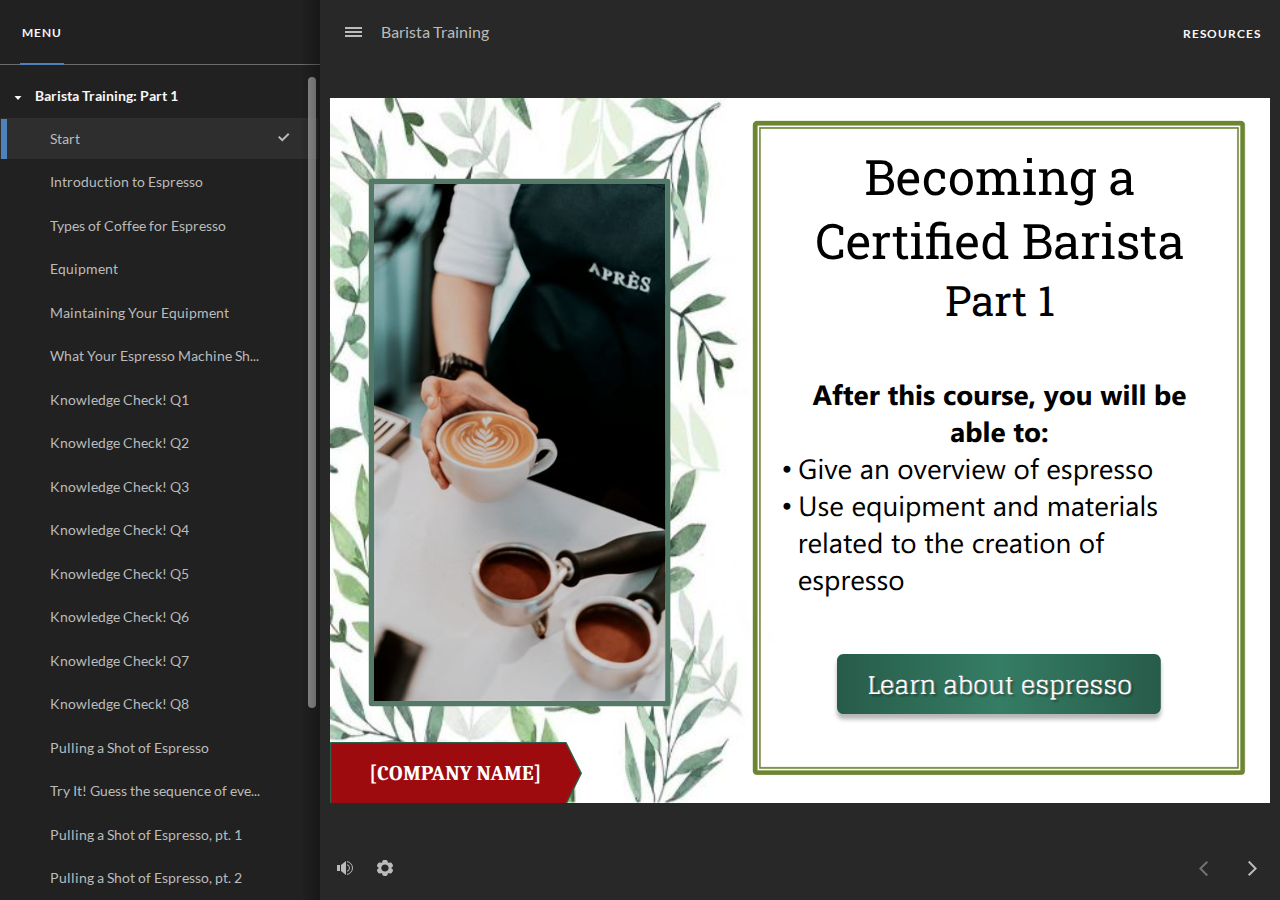
<file: index.html>
<!DOCTYPE html>
<html lang="en-US">
<head>
  <meta charset="utf-8">
  <!-- Created using Storyline 360 - http://www.articulate.com  -->
  <!-- version: 3.52.25247.0 -->
  <title>Barista Training</title>
  <meta http-equiv="x-ua-compatible" content="IE=edge" />
  <meta name="viewport" content="width=device-width, initial-scale=1.0, user-scalable=no, shrink-to-fit=no, minimal-ui" />
  <meta name="apple-mobile-web-app-capable" content="yes" />
  <style>
    html, body { height: 100%; padding: 0; margin: 0 }
    #app { height: 100%; width: 100%; }
  </style>
  
  <script>window.THREE = { };</script>
</head>
<body style="background: #282828" class="cs-HTML theme-unified">
  <!-- 360 -->
  <script>!function(e){function n(e,i){return e.test(i)}function i(e){var i=e||navigator.userAgent,o=i.split("[FBAN");if(void 0!==o[1]&&(i=o[0]),this.apple={phone:n(t,i),ipod:n(d,i),tablet:!n(t,i)&&n(s,i),device:n(t,i)||n(d,i)||n(s,i)},this.amazon={phone:n(h,i),tablet:!n(h,i)&&n(a,i),device:n(h,i)||n(a,i)},this.android={phone:n(h,i)||n(b,i),tablet:!n(h,i)&&!n(b,i)&&(n(a,i)||n(r,i)),device:n(h,i)||n(a,i)||n(b,i)||n(r,i)},this.windows={phone:n(l,i),tablet:n(p,i),device:n(l,i)||n(p,i)},this.other={blackberry:n(f,i),blackberry10:n(u,i),opera:n(c,i),firefox:n(A,i),chrome:n(w,i),device:n(f,i)||n(u,i)||n(c,i)||n(A,i)||n(w,i)},this.seven_inch=n(v,i),this.any=this.apple.device||this.android.device||this.windows.device||this.other.device||this.seven_inch,this.phone=this.apple.phone||this.android.phone||this.windows.phone,this.tablet=this.apple.tablet||this.android.tablet||this.windows.tablet,"undefined"==typeof window)return this}function o(){var e=new i;return e.Class=i,e}var t=/iPhone/i,d=/iPod/i,s=/iPad/i,b=/(?=.*\bAndroid\b)(?=.*\bMobile\b)/i,r=/Android/i,h=/(?=.*\bAndroid\b)(?=.*\bSD4930UR\b)/i,a=/(?=.*\bAndroid\b)(?=.*\b(?:KFOT|KFTT|KFJWI|KFJWA|KFSOWI|KFTHWI|KFTHWA|KFAPWI|KFAPWA|KFARWI|KFASWI|KFSAWI|KFSAWA)\b)/i,l=/IEMobile/i,p=/(?=.*\bWindows\b)(?=.*\bARM\b)/i,f=/BlackBerry/i,u=/BB10/i,c=/Opera Mini/i,w=/(CriOS|Chrome)(?=.*\bMobile\b)/i,A=/(?=.*\bFirefox\b)(?=.*\bMobile\b)/i,v=new RegExp("(?:Nexus 7|BNTV250|Kindle Fire|Silk|GT-P1000)","i");"undefined"!=typeof module&&module.exports&&"undefined"==typeof window?module.exports=i:"undefined"!=typeof module&&module.exports&&"undefined"!=typeof window?module.exports=o():"function"==typeof define&&define.amd?define("isMobile",[],e.isMobile=o()):e.isMobile=o()}(this);
    window.isMobile.apple.tablet = window.isMobile.apple.tablet ||
      (navigator.platform === 'MacIntel' && navigator.maxTouchPoints > 1);
    window.isMobile.apple.device = window.isMobile.apple.device || window.isMobile.apple.tablet;
    window.isMobile.tablet = window.isMobile.tablet || window.isMobile.apple.tablet;
    window.isMobile.any = window.isMobile.any || window.isMobile.apple.tablet;
  </script>

  <div id="focus-sink" tabIndex="-1"></div>

  <div id="preso"></div>
  <script>
    window.DS = {};
    window.globals = {
      DATA_PATH_BASE: '',
      HAS_FRAME: true,
      HAS_SLIDE: true,

      lmsPresent: false,
      tinCanPresent: false,
      cmi5Present: false,
      aoSupport: false,
      scale: 'noscale',
      captureRc: false,
      browserSize: 'optimal',
      bgColor: '#282828',
      features: 'ModernPlayerRefresh,MultipleQuizTracking',
      themeName: 'unified',
      preloaderColor: '#FFFFFF',
      suppressAnalytics: false,
      productChannel: 'stable',
      publishSource: 'storyline',
      aid: 'aid|56296c19-5546-47f1-a267-f9062a92cda1',
      cid: 'b7b036c4-497a-4bae-b0b8-8226474cae95',
      playerVersion: '3.52.25247.0',
      maxIosVideoElements: 5,

      
      parseParams: function(qs) {
        if (window.globals.parsedParams != null) {
          return window.globals.parsedParams;
        }
        qs = (qs || window.location.search.substr(1)).split('+').join(' ');
        var params = {},
            tokens,
            re = /[?&]?([^=]+)=([^&]*)/g;

        while (tokens = re.exec(qs)) {
          params[decodeURIComponent(tokens[1]).trim()] =
            decodeURIComponent(tokens[2]).trim();
        }
        window.globals.parsedParams = params;
        return params;
      }

    };

    (function() {

      var classTypes = [ 'desktop', 'mobile', 'phone', 'tablet' ];

      var addDeviceClasses = function(prefix, testObj) {
        var curr, i;
        for (i = 0; i < classTypes.length; i++) {
          curr = classTypes[i];
          if (testObj[curr]) {
            document.body.classList.add(prefix + curr);
          }
        }
      };

      var params = window.globals.parseParams(),
          isDevicePreview = params.devicepreview === '1',
          isPhoneOverride = params.deviceType === 'phone' || (isDevicePreview && params.phone == '1'),
          isTabletOverride = (params.deviceType === 'tablet' || isDevicePreview) && !isPhoneOverride,
          isMobileOverride = isPhoneOverride || isTabletOverride;

      var deviceView = {
        desktop: !window.isMobile.any && !isMobileOverride,
        mobile: window.isMobile.any || isMobileOverride,
        phone: isPhoneOverride || (window.isMobile.phone && !isTabletOverride),
        tablet: isTabletOverride || window.isMobile.tablet
      };

      window.globals.deviceView = deviceView;
      window.isMobile.desktop = !window.isMobile.any;
      window.isMobile.mobile = window.isMobile.any;

      addDeviceClasses('view-', deviceView);

    })();
  </script>
  
  <script src='story_content/user.js' type=text/javascript></script>
  <div class="slide-loader"></div>

  <script type="text/javascript">
    var doc = document, loader = doc.body.querySelector('.slide-loader'); [ 1, 2, 3 ].forEach(function(n) { var d = doc.createElement('div'); d.style.backgroundColor = window.globals.preloaderColor; d.classList.add('mobile-loader-dot'); d.classList.add('dot' + n); loader.appendChild(d); });
  </script>

  <div class="mobile-load-title-overlay" style="display: none">
    <div class="mobile-load-title">Barista Training</div>
  </div>

  <div class="mobile-chrome-warning"></div>

  <script>
    
    if (window.autoSpider && window.vInterfaceObject) {
      document.querySelector('.mobile-load-title-overlay').style.display = 'none';
    }
  </script>

  

  <link rel="stylesheet" href="html5/data/css/output.min.css" data-noprefix />
</body>
<script src="html5/lib/scripts/bootstrapper.min.js"></script>
</html>
</file>
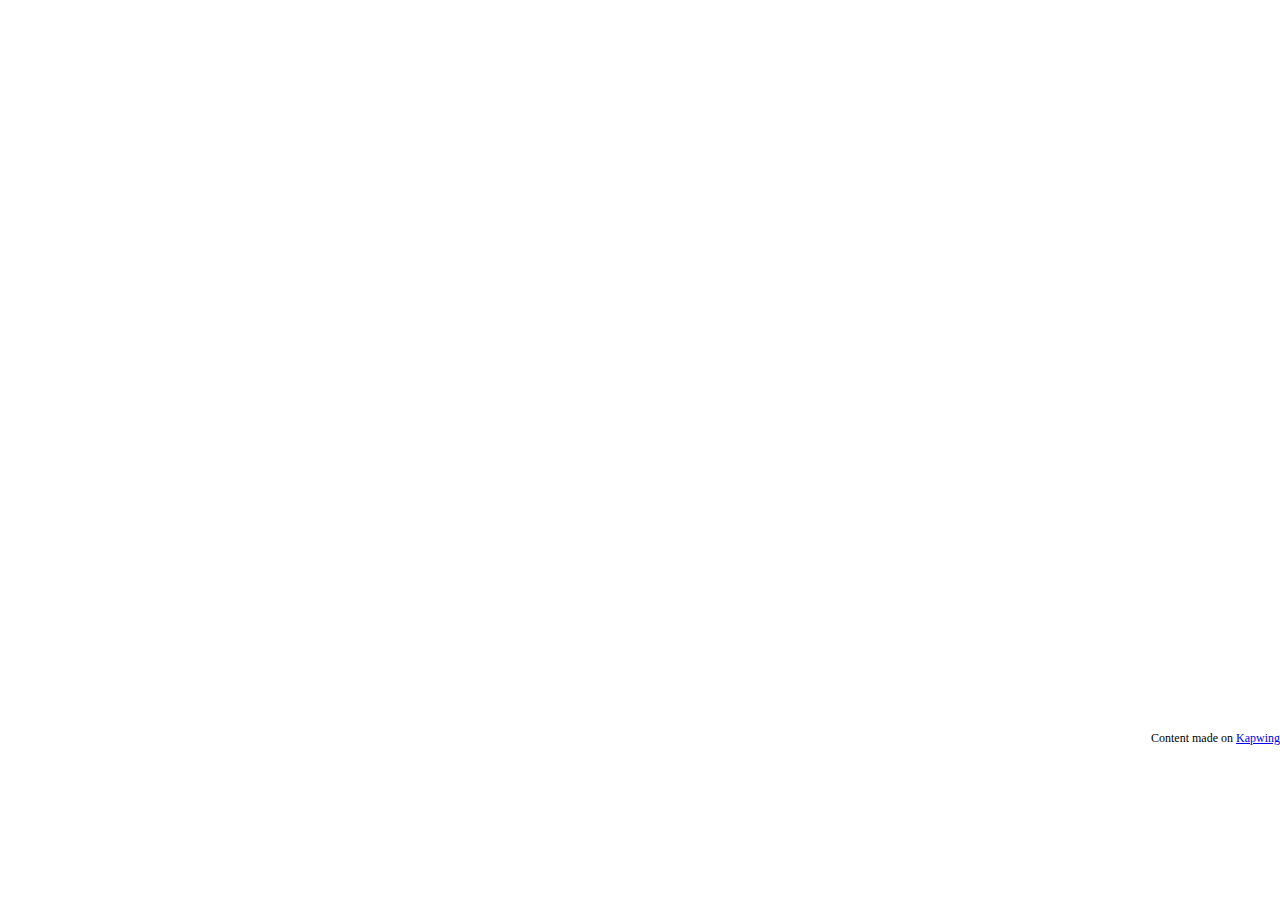
<file: story_content/6IYunqwSovL.html>
<html>
<head>
<title></title>
<style>
body
{
	margin: 0 0 0 0;
	overflow:hidden;
}
</style>
</head>
<body>
<div style="height:0;padding-bottom:calc(56.16%);position:relative;width:100%"><iframe allow="autoplay; gyroscope;" allowfullscreen="" height="100%" referrerpolicy="strict-origin" src="https://www.kapwing.com/e/60be967ec1284700e6345307" style="border:0;height:100%;left:0;overflow:hidden;position:absolute;top:0;width:100%" title="Embedded content made on Kapwing" width="100%"></iframe></div><p style="font-size: 12px; text-align: right;">Content made on <a href="https://www.kapwing.com/" target="_blank" rel="noopener noreferrer">Kapwing</a></p>
</body>
<script type="text/javascript">
  document.addEventListener('focus', function() {
    var iframes = document.getElementsByTagName('iframe');
    if (iframes.length > 0) {
      iframes[0].contentWindow.focus();
    }
  });
</script>
</html>
</file>
